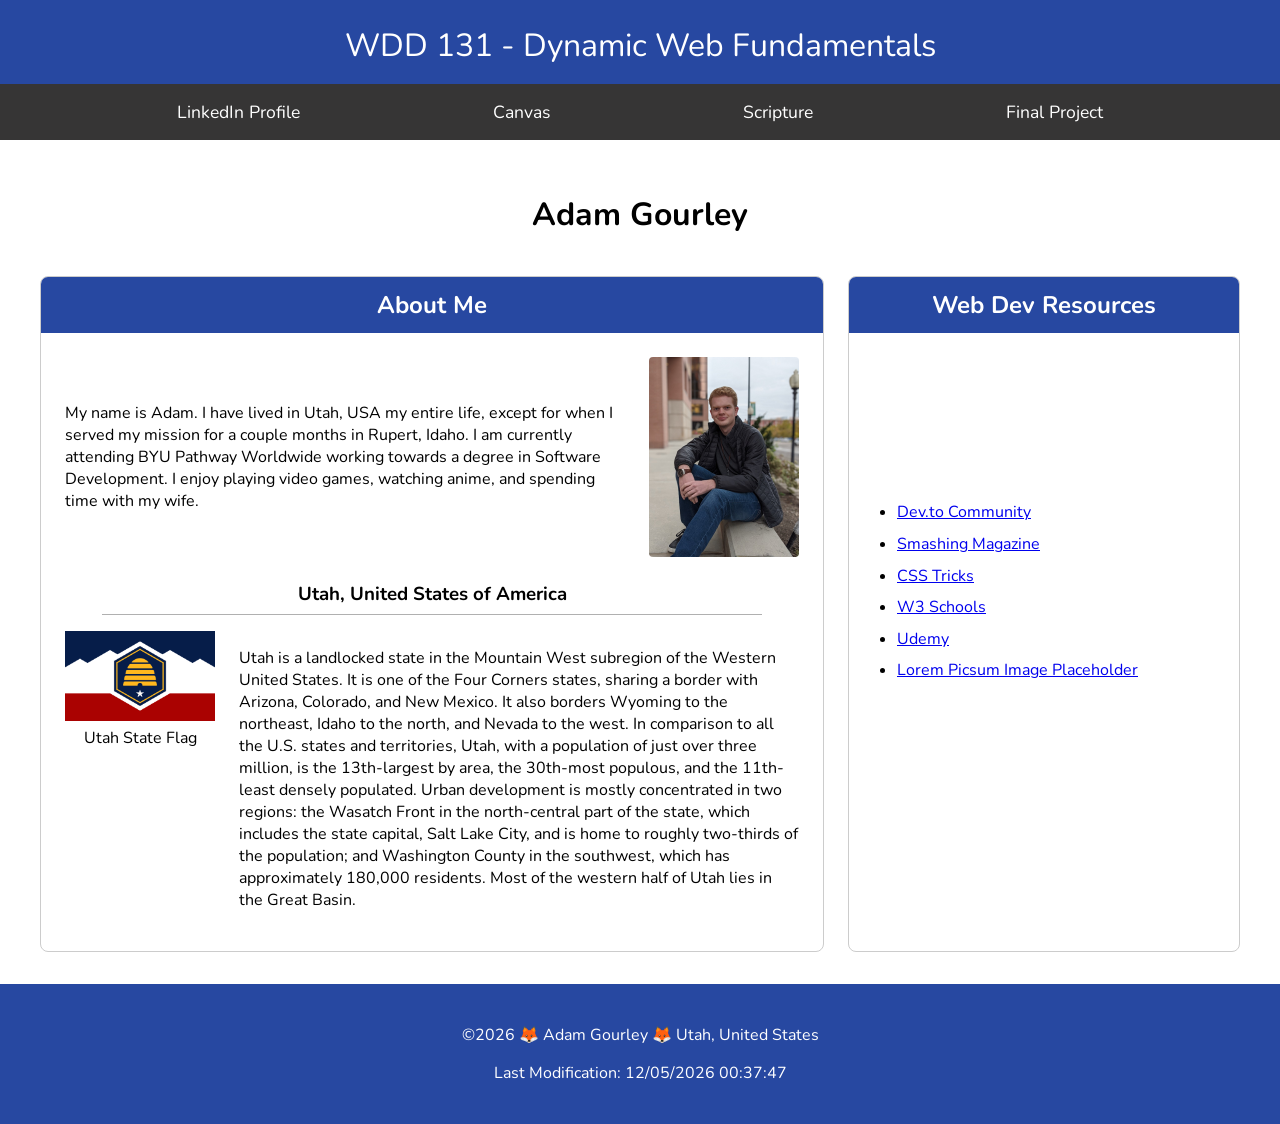
<file: index.html>
<!DOCTYPE html>
<html lang="en">
<head>
    <meta charset="UTF-8">
    <meta name="viewport" content="width=device-width, initial-scale=1.0">
    <title>WDD 131 - Dynamic Web Fundamentals - Adam Gourley</title>
    <meta name="description" content="WDD 131 - Dynamic Web Fundamentals | Adam Gourley | ">
    <meta name="author" content="Adam Gourley">
    <link rel="stylesheet" href="styles/base.css">
    <link rel="preconnect" href="https://fonts.googleapis.com">
    <link rel="preconnect" href="https://fonts.gstatic.com" crossorigin>
    <link href="https://fonts.googleapis.com/css2?family=Nunito:ital,wght@0,200..1000;1,200..1000&display=swap" rel="stylesheet">
    <script src="scripts/getdates.js" defer></script>
</head>
<body>
    <header>
        <span id="course-title">WDD 131 - Dynamic Web Fundamentals</span>
        <nav>
            <a href="https://www.linkedin.com/in/agourley1208/">LinkedIn Profile</a>
            <a href="https://byupw.instructure.com/">Canvas</a>
            <a href="https://www.churchofjesuschrist.org/study/scriptures/bofm/alma/37?lang=eng">Scripture</a>
            <a href="#">Final Project</a>
        </nav>
    </header>
    <main>
        <h1 class="main-title">Adam Gourley</h1>
        <section class="card">
            <h2>About Me</h2>
            <div class="intro-container">
                <p>My name is Adam. I have lived in Utah, USA my entire life, except for when I 
                served my mission for a couple months in Rupert, Idaho. I am currently attending BYU
                Pathway Worldwide working towards a degree in Software Development. I enjoy playing
                video games, watching anime, and spending time with my wife.
                </p>
                <img src="images/profile.jpg" alt="Adam Gourley" width="150">
            </div>
            <h3>Utah, United States of America</h3>
            <div class="state-container">
                <figure>
                <img src="images/utah-flag.jpg" alt="Utah flag" width="150">
                <figcaption>Utah State Flag</figcaption>
                </figure>
                <p>
                    Utah is a landlocked state in the Mountain West subregion of the Western United 
                    States. It is one of the Four Corners states, sharing a border with Arizona, Colorado, 
                    and New Mexico. It also borders Wyoming to the northeast, Idaho to the north, and Nevada 
                    to the west. In comparison to all the U.S. states and territories, Utah, with a population 
                    of just over three million, is the 13th-largest by area, the 30th-most populous, and the 
                    11th-least densely populated. Urban development is mostly concentrated in two regions: 
                    the Wasatch Front in the north-central part of the state, which includes the state capital, 
                    Salt Lake City, and is home to roughly two-thirds of the population; and Washington County 
                    in the southwest, which has approximately 180,000 residents. Most of the western half 
                    of Utah lies in the Great Basin.
                </p>
            </div>
        </section>
        <section class="card">
            <h2>Web Dev Resources</h2>
            <ul>
                <li><a href="https://dev.to/">Dev.to Community</a></li>
                <li><a href="https://www.smashingmagazine.com/">Smashing Magazine</a></li>
                <li><a href="https://css-tricks.com/">CSS Tricks</a></li>
                <li><a href="https://www.w3schools.com/">W3 Schools</a></li>
                <li><a href="https://www.udemy.com/">Udemy</a></li>
                <li><a href="https://picsum.photos/">Lorem Picsum Image Placeholder</a></li>
            </ul>
        </section>
    </main>
    <footer>
        <p>&copy;<span id="currentyear"></span> 🦊 Adam Gourley 🦊 Utah, United States</p>
        <p>Last Modification: <span id="lastmodified"></span></p>
    </footer>
</body>
</html>
</file>
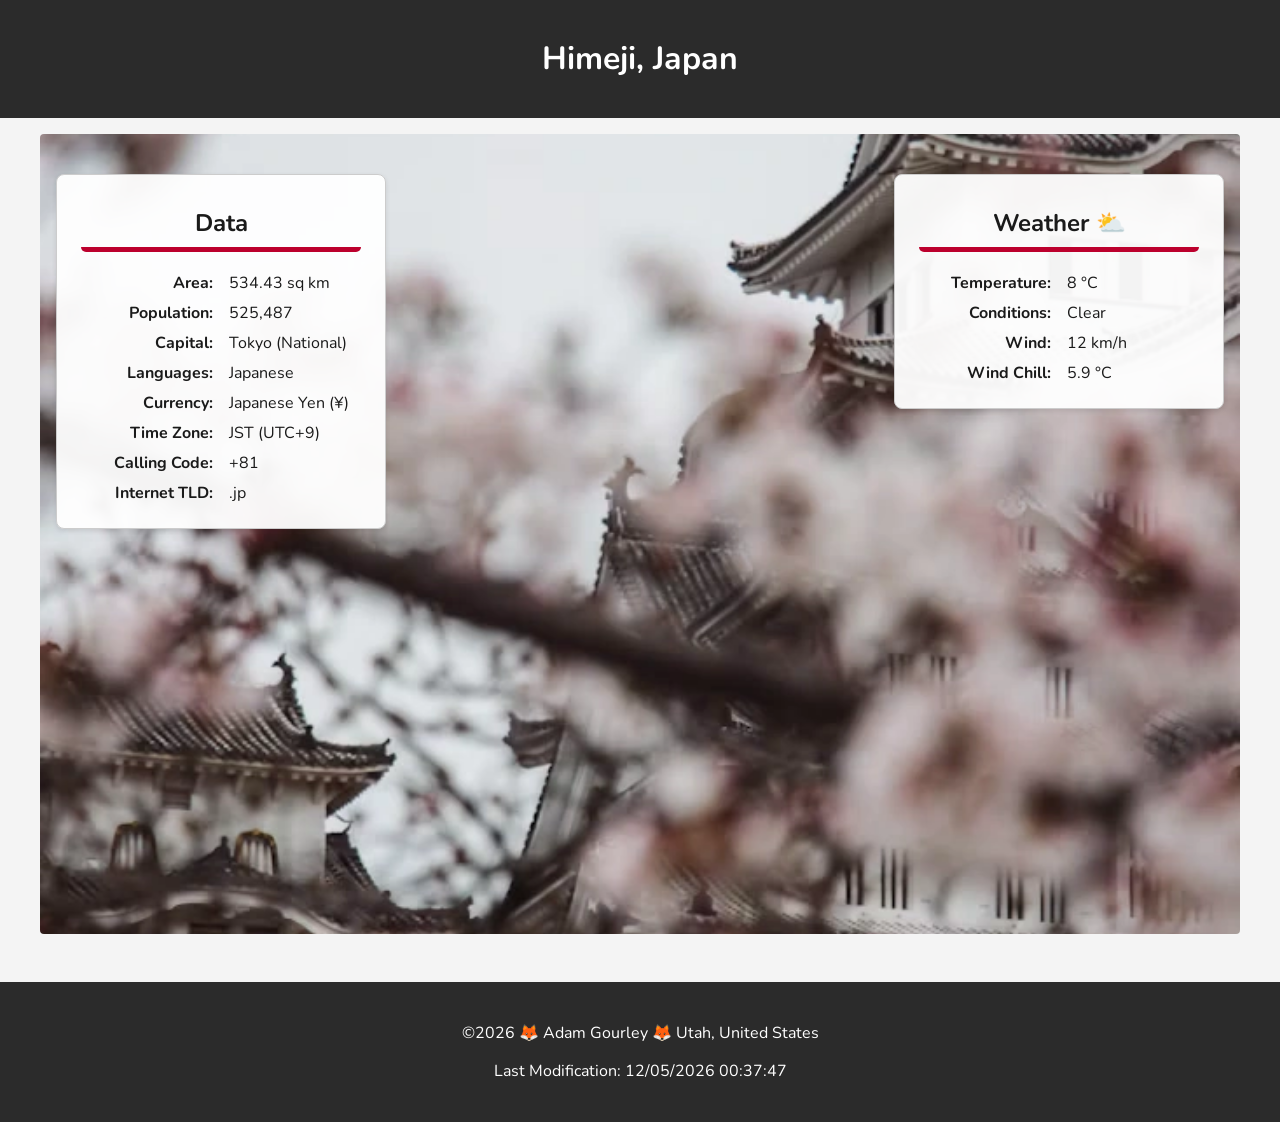
<file: place.html>
<!DOCTYPE html>
<html lang="en">
<head>
    <meta charset="UTF-8">
    <meta name="viewport" content="width=device-width, initial-scale=1.0">
    <title>Himeji, Japan</title>
    <meta name="description" content="Country Page featuring Himeji, Japan - data, geography, and current weather overview.">
    <meta name="author" content="Adam Gourley">
    <link rel="stylesheet" href="styles/place.css">
    <link rel="preconnect" href="https://fonts.googleapis.com">
    <link rel="preconnect" href="https://fonts.gstatic.com" crossorigin>
    <link href="https://fonts.googleapis.com/css2?family=Nunito:ital,wght@0,200..1000;1,200..1000&display=swap" rel="stylesheet">
    <link rel="stylesheet" href="styles/place-large.css">
    <script src="scripts/place.js" defer></script>
</head>
<body>
    <header>
        <h1>Himeji, Japan</h1>
    </header>
    <main>
        <div class="hero">
            <picture>
                <source srcset="images/himeji-large.webp" media="(min-width: 768px)">
                <img src="images/himeji-small.webp" alt="Himeji Castle view with cherry blossoms" width="500" height="750">
            </picture>
        </div>
        <section class="data-card">
            <h2>Data</h2>
            <dl class="info-grid">
                <dt>Area:</dt>
                <dd>534.43 sq km</dd>
                <dt>Population:</dt>
                <dd>525,487</dd>
                <dt>Capital:</dt>
                <dd>Tokyo (National)</dd>
                <dt>Languages:</dt>
                <dd>Japanese</dd>
                <dt>Currency:</dt>
                <dd>Japanese Yen (¥)</dd>
                <dt>Time Zone:</dt>
                <dd>JST (UTC+9)</dd>
                <dt>Calling Code:</dt>
                <dd>+81</dd>
                <dt>Internet TLD:</dt>
                <dd>.jp</dd>
            </dl>
        </section>
        <section class="weather-card">
            <h2>Weather</h2>
            <img src="images/weather-icon.svg" alt="A weather icon with a sun covered by some clouds" class="weather-icon">
            <dl class="info-grid">
                <dt>Temperature:</dt>
                <dd><span id="temp">8</span> &deg;C</dd>
                <dt>Conditions:</dt>
                <dd>Clear</dd>
                <dt>Wind:</dt>
                <dd><span id="wind">12</span> km/h</dd>
                <dt>Wind Chill:</dt>
                <dd><span id="windchill"></span></dd>
            </dl>
        </section>
    </main>
    <footer>
        <p>&copy;<span id="currentyear"></span> 🦊 Adam Gourley 🦊 Utah, United States</p>
        <p>Last Modification: <span id="lastmodified"></span></p>
    </footer>
</body>
</html>
</file>
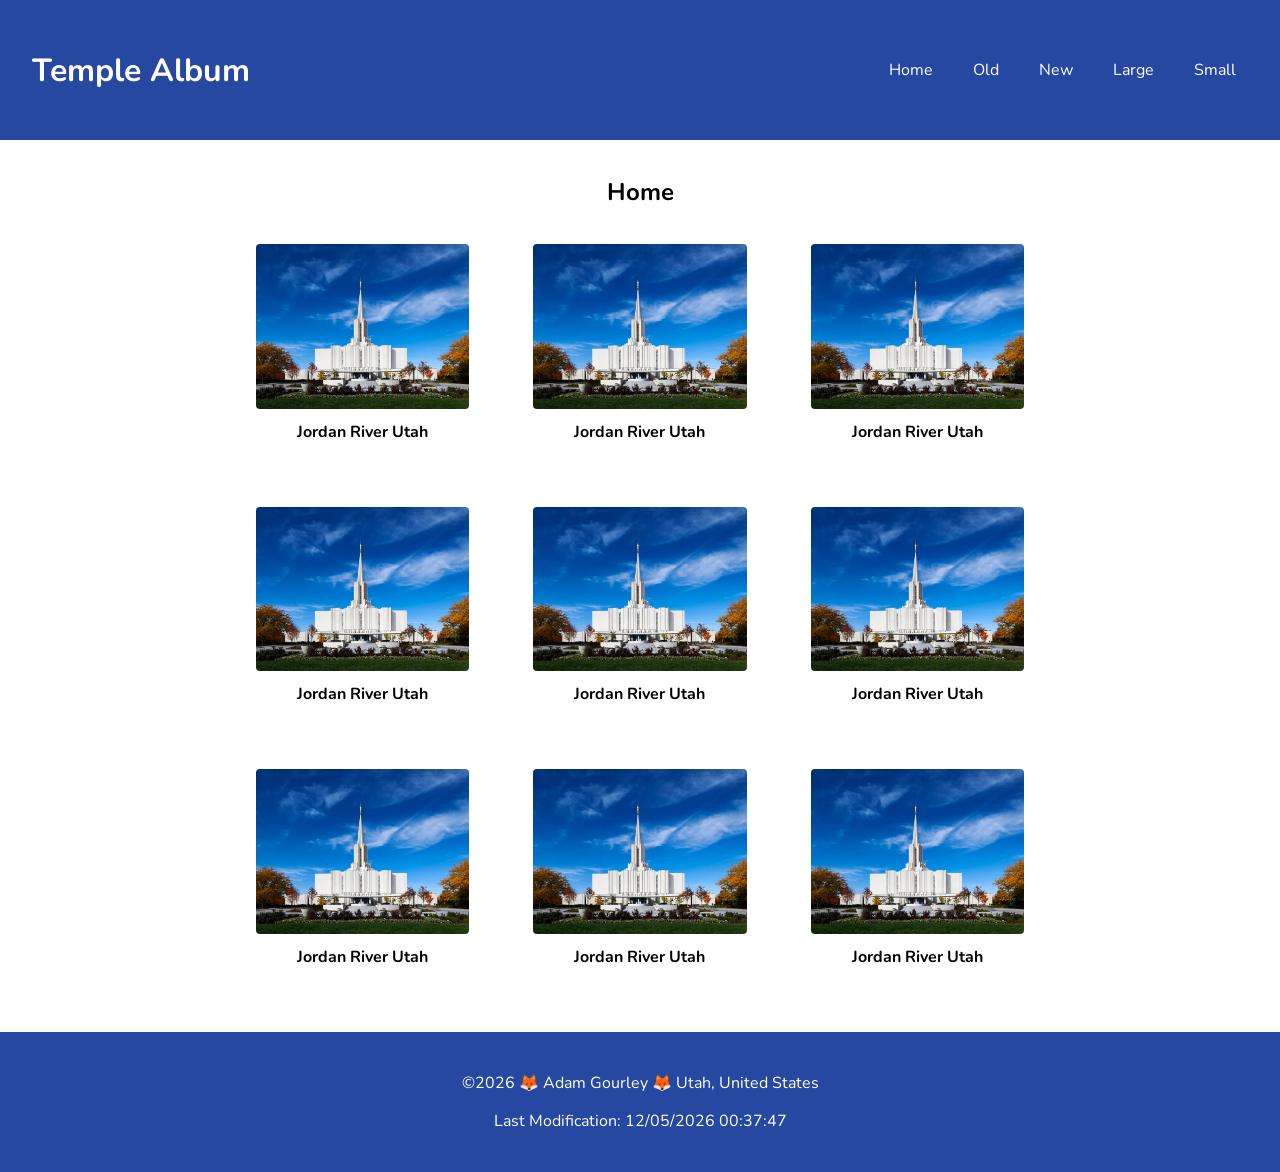
<file: temples.html>
<!DOCTYPE html>
<html lang="en">
<head>
    <meta charset="UTF-8">
    <meta name="viewport" content="width=device-width, initial-scale=1.0">
    <title>WDD 131 - Picture Album</title>
    <meta name="description" content="WDD 131 - Dynamic Web Fundamentals | Adam Gourley | ">
    <meta name="author" content="Adam Gourley">
    <link rel="stylesheet" href="styles/temples.css">
    <link rel="stylesheet" href="styles/temples-large.css">
    <link rel="preconnect" href="https://fonts.googleapis.com">
    <link rel="preconnect" href="https://fonts.gstatic.com" crossorigin>
    <link href="https://fonts.googleapis.com/css2?family=Nunito:ital,wght@0,200..1000;1,200..1000&display=swap" rel="stylesheet">
    <script src="scripts/temples.js" defer></script>
</head>
<body>
    <header>
        <h1>Temple Album</h1>
        <a id="menu" href="#">☰</a>
        <nav class="navigation">
            <a href="#">Home</a>
            <a href="#">Old</a>
            <a href="#">New</a>
            <a href="#">Large</a>
            <a href="#">Small</a>
        </nav>
    </header>
    <main>
        <h2>Home</h2>
        <div class="gallery">        
            <figure>
                <img src="images/jordan-river.jpg" alt="Jordan River Temple" width="300">
                <figcaption>Jordan River Utah</figcaption>
            </figure>
            <figure>
                <img src="images/jordan-river.jpg" alt="Jordan River Temple" width="300">
                <figcaption>Jordan River Utah</figcaption>
            </figure>
            <figure>
                <img src="images/jordan-river.jpg" alt="Jordan River Temple" width="300">
                <figcaption>Jordan River Utah</figcaption>
            </figure>
            <figure>
                <img src="images/jordan-river.jpg" alt="Jordan River Temple" width="300">
                <figcaption>Jordan River Utah</figcaption>
            </figure>
            <figure>
                <img src="images/jordan-river.jpg" alt="Jordan River Temple" width="300">
                <figcaption>Jordan River Utah</figcaption>
            </figure>
            <figure>
                <img src="images/jordan-river.jpg" alt="Jordan River Temple" width="300">
                <figcaption>Jordan River Utah</figcaption>
            </figure>
            <figure>
                <img src="images/jordan-river.jpg" alt="Jordan River Temple" width="300">
                <figcaption>Jordan River Utah</figcaption>
            </figure>
            <figure>
                <img src="images/jordan-river.jpg" alt="Jordan River Temple" width="300">
                <figcaption>Jordan River Utah</figcaption>
            </figure>
            <figure>
                <img src="images/jordan-river.jpg" alt="Jordan River Temple" width="300">
                <figcaption>Jordan River Utah</figcaption>
            </figure>
        </div>    
    </main>
    <footer>
        <p>&copy;<span id="currentyear"></span> 🦊 Adam Gourley 🦊 Utah, United States</p>
        <p>Last Modification: <span id="lastmodified"></span></p>
    </footer>
</body>
</html>
</file>
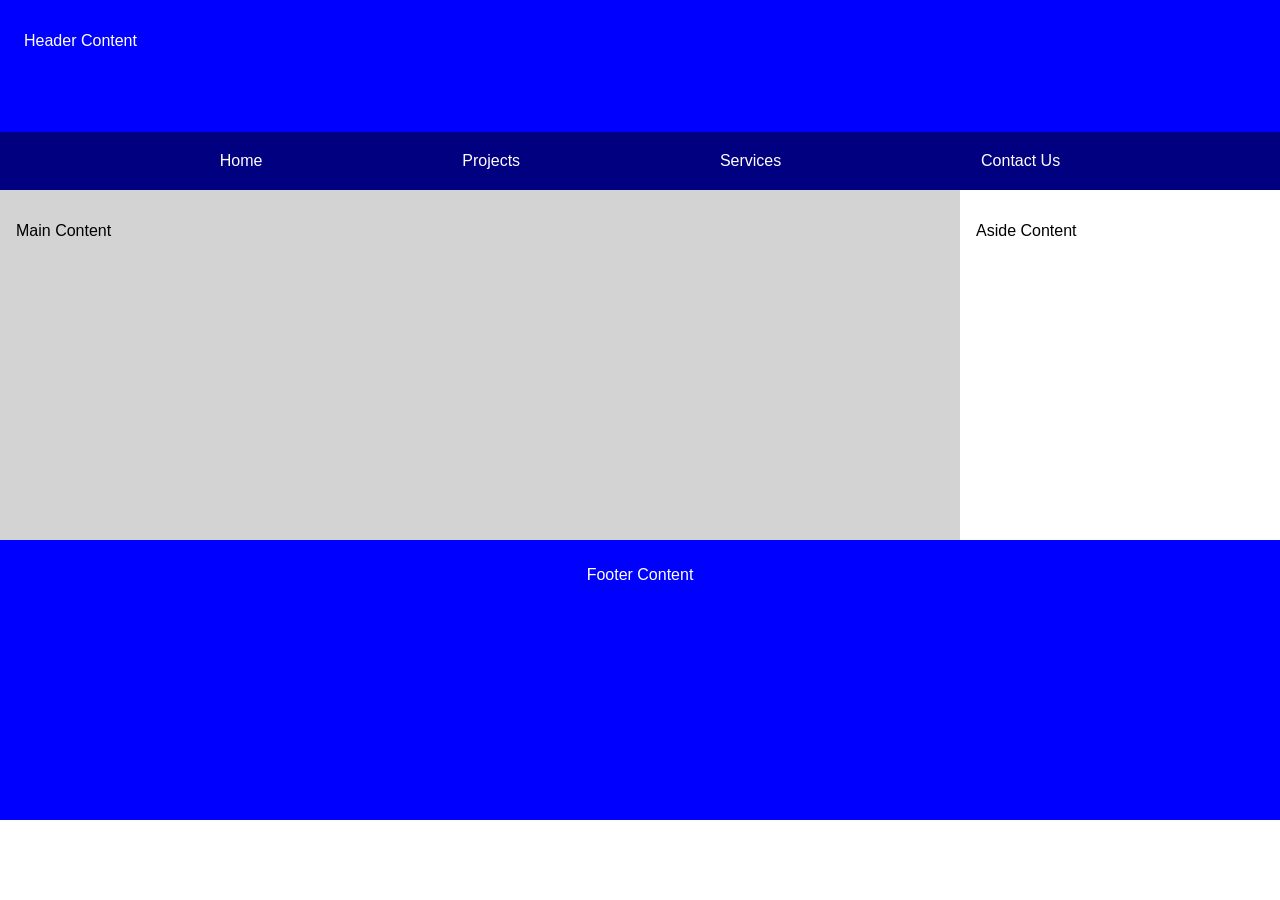
<file: week01/basic-layout.html>
<!DOCTYPE html>
<html lang="en">
<head>
    <meta charset="UTF-8">
    <meta name="viewport" content="width=device-width, initial-scale=1.0">
    <title>Adam Gourley WDD131</title>
    <link rel="stylesheet" href="styles/layout.css">
</head>
<body>
    <header>
        <p>Header Content</p>
        <nav>
            <a href="#">Home</a>
            <a href="#">Projects</a>
            <a href="#">Services</a>
            <a href="#">Contact Us</a>
        </nav>
    </header>
    <main>
        <section class="main-content">
            <p>Main Content</p>
        </section>
        <section class="aside-content">
            <p>Aside Content</p>
        </section>
    </main>
    <footer>
        <p>Footer Content</p>
    </footer>
</body>
</html>
</file>
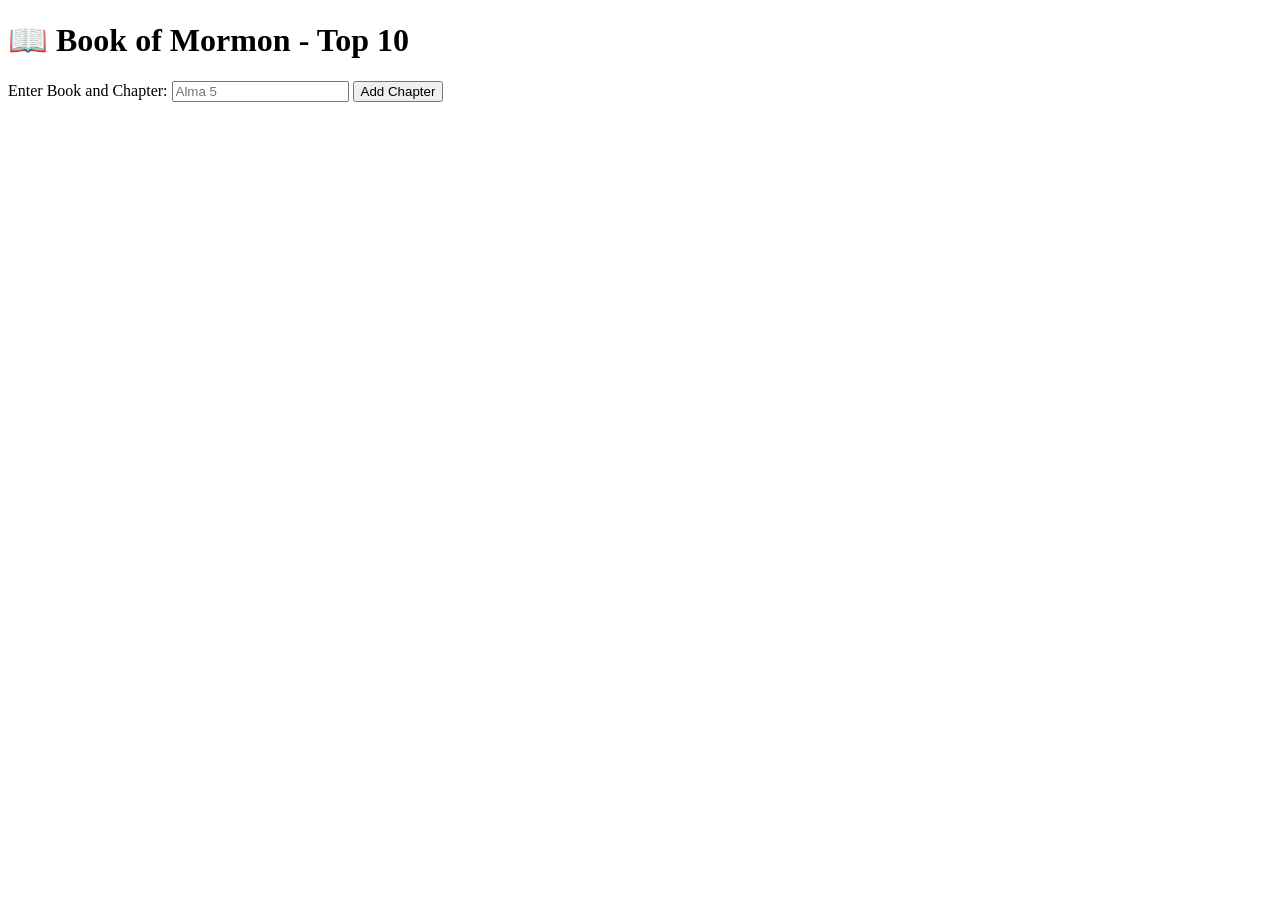
<file: week02/bom.html>
<!DOCTYPE html>
<html lang="en">
<head>
    <meta charset="UTF-8">
    <meta name="viewport" content="width=device-width, initial-scale=1.0">
    <title>WDD 131 - Week 02 Learning Activity</title>
</head>
<body>
    <h1>📖 Book of Mormon - Top 10</h1>
<main>
	<label for="favchap">Enter Book and Chapter: </label>
	<input type="text" id="favchap" placeholder="Alma 5">
	<button type="submit">Add Chapter</button>
	<ul id="list"></ul>
</main>
</body>
</html>
</file>
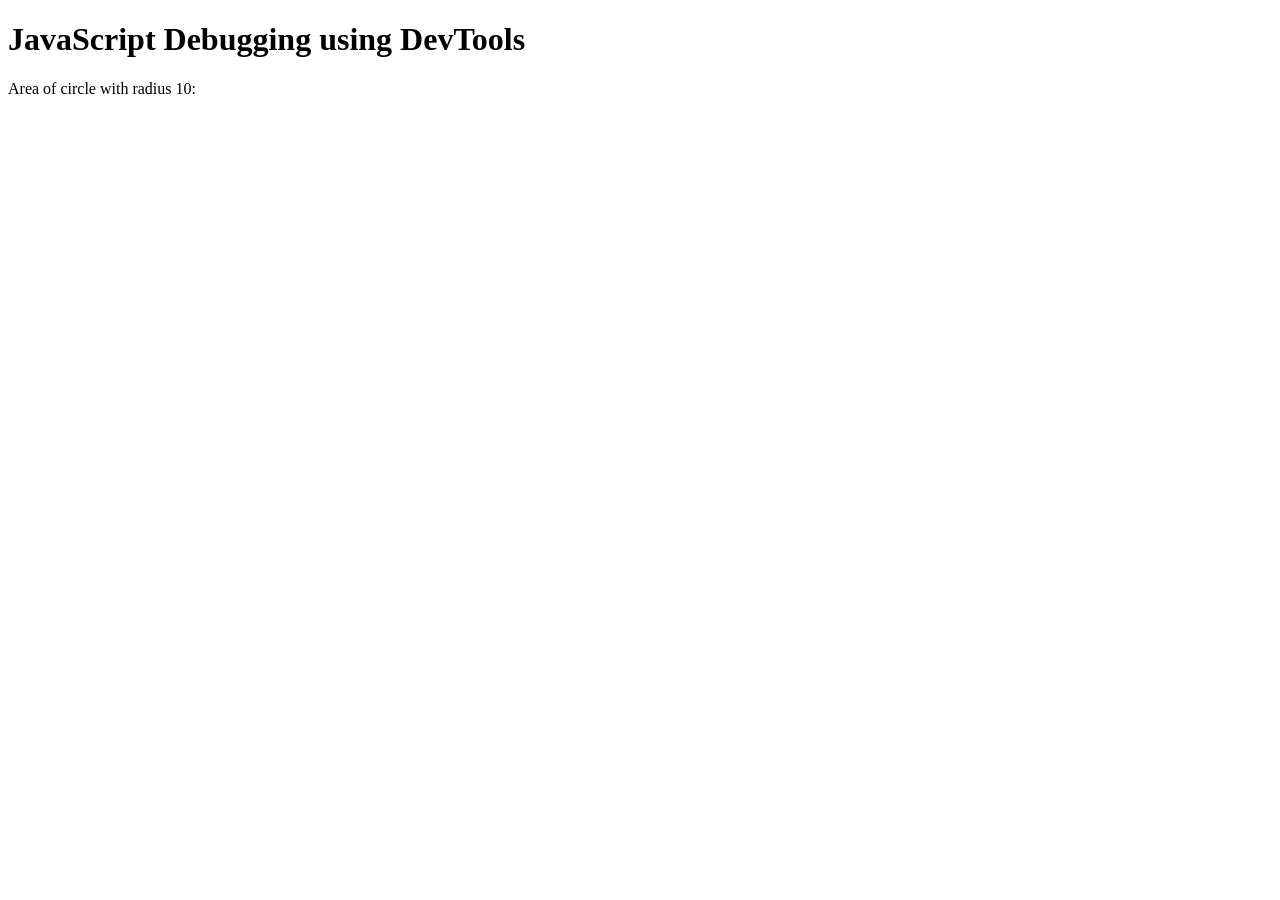
<file: week02/debugging.html>
<!DOCTYPE html>
<html lang="en">
<head>
    <meta charset="UTF-8">
    <meta name="viewport" content="width=device-width, initial-scale=1.0">
    <title>Document</title>
    <script src="scripts/debugging.js" defer></script>
</head>
<body>
    <h1>JavaScript Debugging using DevTools</h1>
    <p>Area of circle with radius <span id="radius"></span>: <span id="area"></span></p>
</body>
</html>
</file>
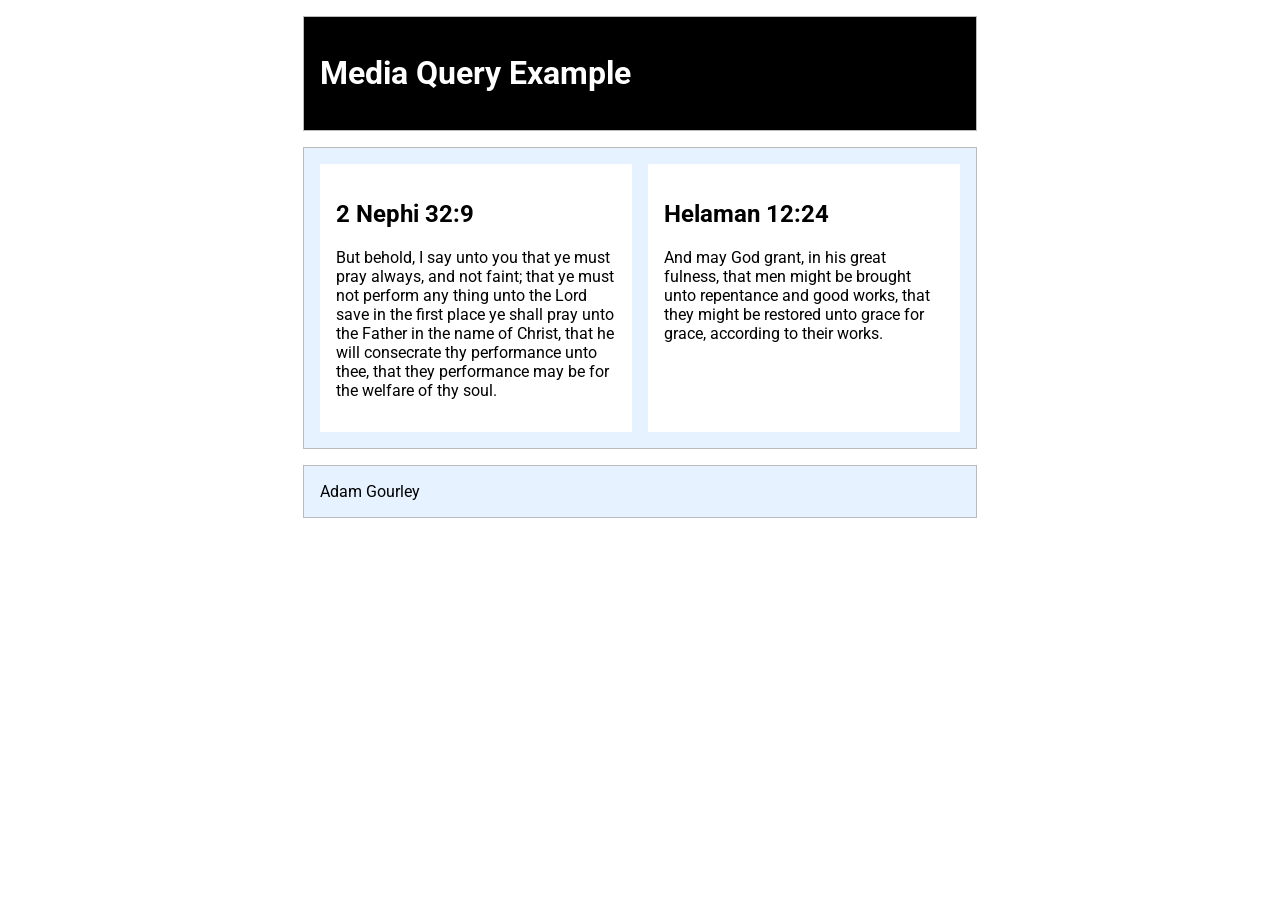
<file: week02/media-query.html>
<!DOCTYPE html>
<html lang="en">
<head>
    <meta charset="UTF-8">
    <meta name="viewport" content="width=device-width, initial-scale=1.0">
    <title>WDD 131 - Media Query Example</title>
    <meta name="description" content="Media query learning activity example page.">
    <meta name="author" content="Adam Gourley">
    <link rel="preconnect" href="https://fonts.googleapis.com">
    <link rel="preconnect" href="https://fonts.gstatic.com" crossorigin>
    <link href="https://fonts.googleapis.com/css2?family=Roboto&display=swap" rel="stylesheet">
    <link rel="stylesheet" href="styles/media-query.css">
    <link rel="stylesheet" href="styles/media-query-large.css">
</head>
<body>
    <header>
        <h1>Media Query Example</h1>
    </header>
    <main>
        <section>
            <h2>2 Nephi 32:9</h2>
            <p>But behold, I say unto you that ye must pray always, and not faint; that ye must not perform any thing unto the Lord save in the first place ye shall pray unto the Father in the name of Christ, that he will consecrate thy performance unto thee, that they performance may be for the welfare of thy soul.</p>
        </section>
        <section>
            <h2>Helaman 12:24</h2>
            <p>And may God grant, in his great fulness, that men might be brought unto repentance and good works, that they might be restored unto grace for grace, according to their works.</p>
        </section>
    </main>
    <footer>
        Adam Gourley
    </footer>
</body>
</html>
</file>
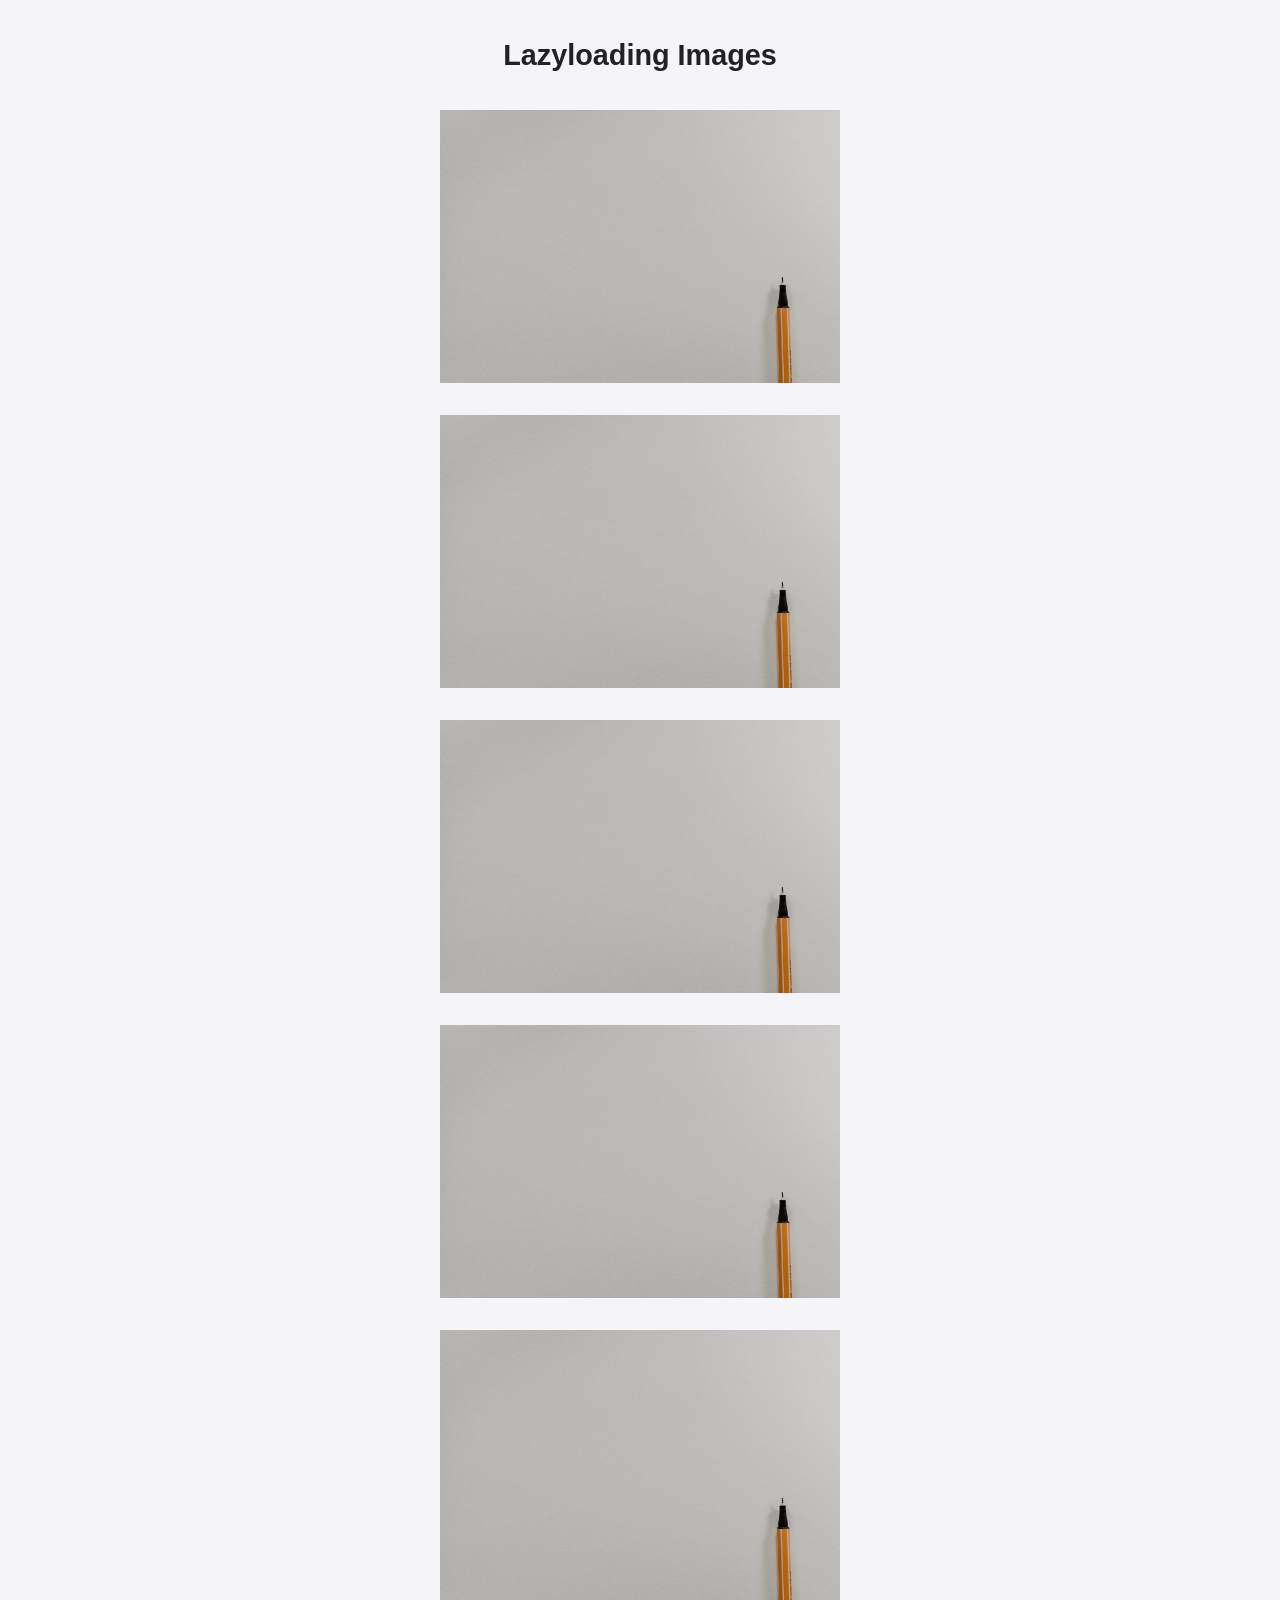
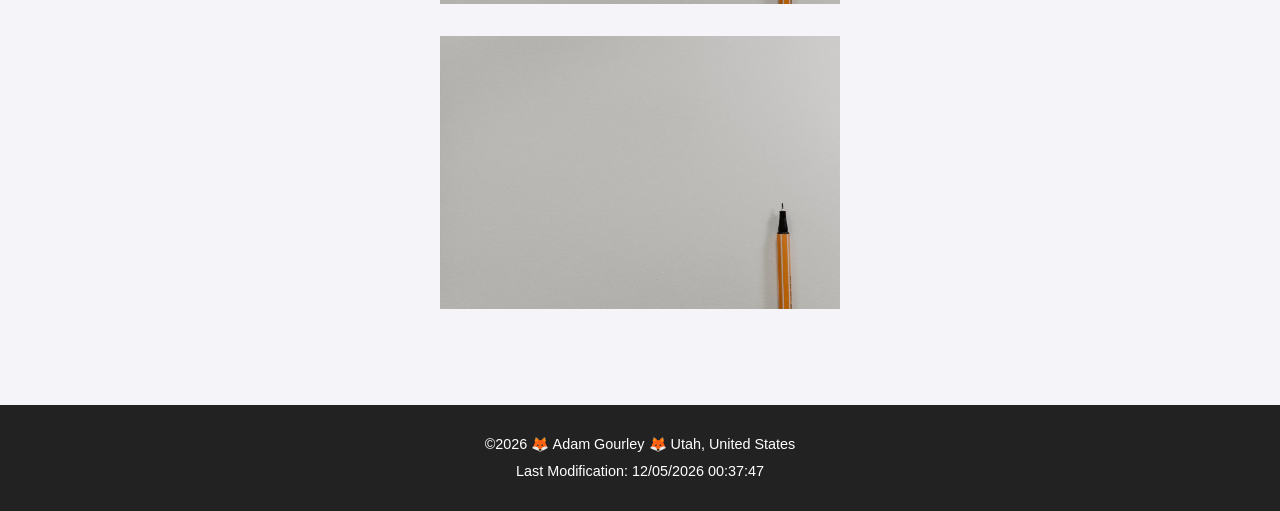
<file: week04/lazyload.html>
<!DOCTYPE html>
<html lang="en">
<head>
    <meta charset="UTF-8">
    <meta name="viewport" content="width=device-width, initial-scale=1.0">
    <title>Lazyloading Images</title>
    <meta name="description" content="WDD 131 - Dynamic Web Fundamentals | Adam Gourley | ">
    <meta name="author" content="Adam Gourley">
    <link rel="stylesheet" href="styles/lazyload.css">
    <script src="scripts/lazyload.js" defer></script>
</head>
<body>
    <main>
        <h1>Lazyloading Images</h1>
        <img src="images/placeholder.jpg" alt="Pen with a white background" loading="lazy">
        <img src="images/placeholder.jpg" alt="Pen with a white background" loading="lazy">
        <img src="images/placeholder.jpg" alt="Pen with a white background" loading="lazy">
        <img src="images/placeholder.jpg" alt="Pen with a white background" loading="lazy">
        <img src="images/placeholder.jpg" alt="Pen with a white background" loading="lazy">
        <img src="images/placeholder.jpg" alt="Pen with a white background" loading="lazy">
    </main>
    <footer>
        <p>&copy;<span id="currentyear"></span> 🦊 Adam Gourley 🦊 Utah, United States</p>
        <p>Last Modification: <span id="lastmodified"></span></p>
    </footer>
</body>
</html>
</file>
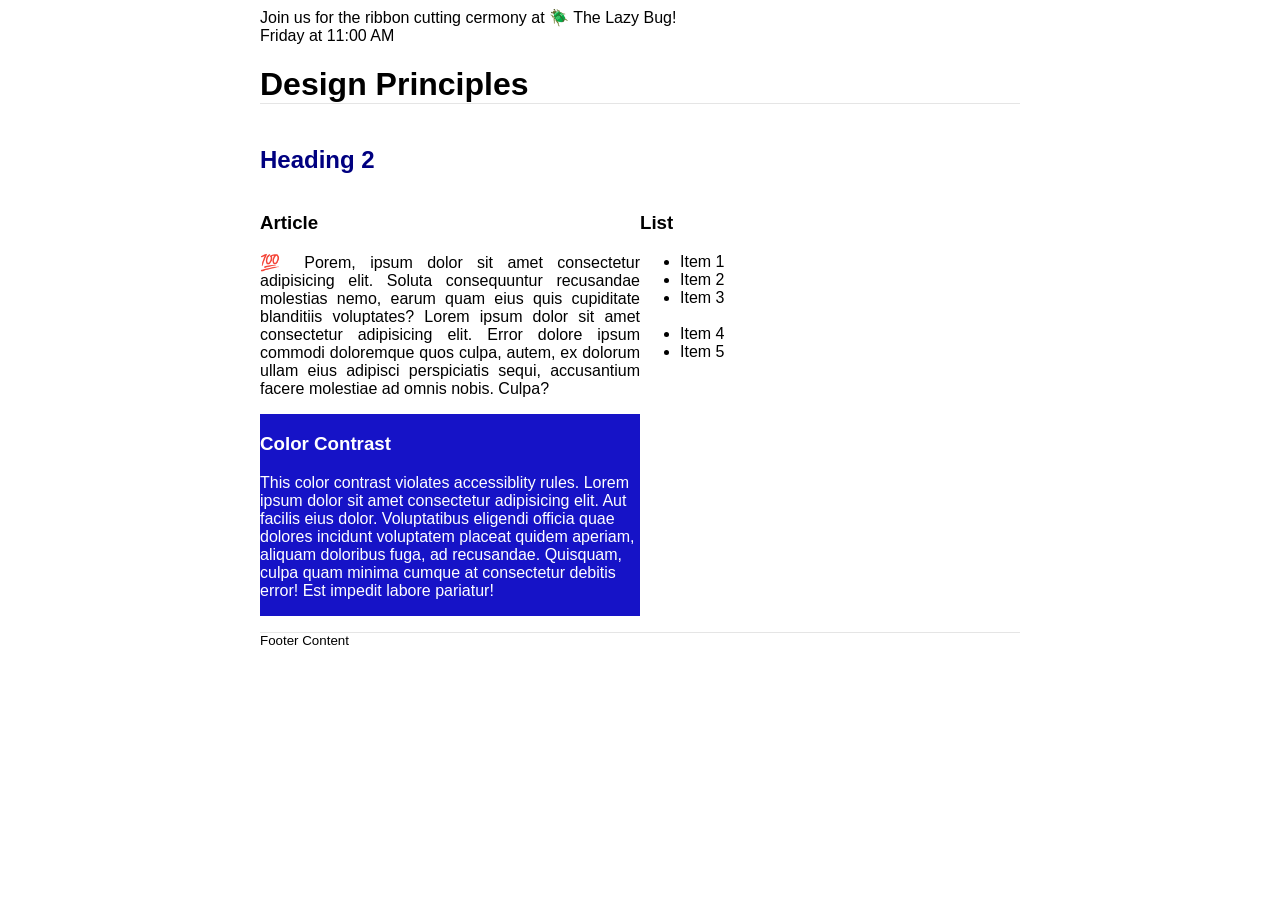
<file: week02/Week03/design.html>
<!DOCTYPE html>
<html lang="en">
<head>
    <meta charset="UTF-8">
    <meta name="viewport" content="width=device-width, initial-scale=1.0">
    <title>Design Principles</title>
    <meta name="description" content="WDD 131 - Dynamic Web Fundamentals | Adam Gourley | ">
    <meta name="author" content="Adam Gourley">
    <link rel="stylesheet" href="styles/design.css">
</head>
<body>
    <header>
	<div class="banner">Join us for the ribbon cutting cermony at 🪲 The Lazy Bug!<br>Friday at 11:00 AM</div>
	<h1>Design Principles</h1>
</header>
<main>
	<h2>Heading 2</h2>
	<section>
		<h3>Article</h3>
		<article>
			<p>💯 Porem, ipsum dolor sit amet consectetur adipisicing elit. Soluta consequuntur recusandae molestias nemo, earum quam eius quis cupiditate blanditiis voluptates? Lorem ipsum dolor sit amet consectetur adipisicing elit. Error dolore ipsum commodi doloremque quos culpa, autem, ex dolorum ullam eius adipisci perspiciatis sequi, accusantium facere molestiae ad omnis nobis. Culpa?</p>
		</article>
	</section>
	<section>
		<h3>List</h3>
		<ul>
			<li>Item 1</li>
			<li>Item 2</li>
			<li>Item 3<br><br></li>
			<li>Item 4</li>
			<li>Item 5</li>
		</ul>
	</section>
	<div class="callout">
		<h3>Color Contrast</h3>
		<p>This color contrast violates accessiblity rules. Lorem ipsum dolor sit amet consectetur adipisicing elit. Aut facilis eius dolor. Voluptatibus eligendi officia quae dolores incidunt voluptatem placeat quidem aperiam, aliquam doloribus fuga, ad recusandae. Quisquam, culpa quam minima cumque at consectetur debitis error! Est impedit labore pariatur!</p>
	</div>
</main>
<footer>
	Footer Content
</footer>
</body>
</html>
</file>
<file: styles/base.css>
:root {
    --primary-blue: rgb(39, 72, 161);
    --dark-gray: rgb(54, 53, 53);
    --text-white: rgb(255, 255, 255);
    --font-main: 'Nunito', sans-serif;
}

body {
    margin: 0;
    font-family: var(--font-main);
}

header {
    background-color: var(--primary-blue);
    color: var(--text-white);
    display: block;
    position: relative;
    min-height: 140px;
    width: 100%;
    text-align: center;
}

#course-title {
    display: inline-block;
    font-size: 2rem;
    font-weight: normal;
    margin: 0;
    padding-top: 1.5rem;
}

nav {
    position: absolute;
    bottom: 0;
    left: 0;
    width: 100%;
    display: flex;
    justify-content: space-evenly;
    align-items: center;
    background-color: var(--dark-gray);
    padding: 0.75rem 0;
}

nav li {
    list-style: none;
}

nav a {
    color: var(--text-white);
    text-decoration: none;
    font-size: 1.1rem;
    padding: 0.25rem 1rem;
    transition: background-color 0.3s ease, color 0.3s ease;
}

nav a:hover {
    background-color: var(--primary-blue);
    color: var(--text-white);
}

main {
    max-width: 1200px;
    margin: 2rem auto;
    padding: 0 1rem;
    display: grid;
    grid-template-columns: 2fr 1fr;
    gap: 1.5rem;
}

.main-title {
    grid-column: 1 / -1;
    text-align: center;
    margin-bottom: 1rem;
}

.card-grid {
    display: grid;
    grid-template-columns: repeat(auto-fit, minmax(280px, 1fr));
    gap: 1.5rem;
    margin-top: 1.5rem;
}

.card {
    border: 1px solid rgb(204, 204, 204);
    border-radius: 8px;
    background-color: rgb(255, 255, 255);
    overflow: hidden;
    padding: 0 1.5rem 1.5rem 1.5rem;
}

.card h2 {
    background-color: var(--primary-blue);
    color: var(--text-white);
    padding: 0.75rem 1rem;
    margin: 0 -1.5rem 1.5rem -1.5rem;
    text-align: center;
}

.card h3 {
    text-align: center;
    border-bottom: 1px solid rgb(176, 176, 176);
    padding-bottom: 0.4rem;
    margin: 1.5rem auto 1rem auto;
    width: 90%;
}

.card ul {
    
    padding-left: 1.5rem;
    padding-top: 9rem;
}

.card li {
    margin-bottom: 0.6rem;
}

.card li a {
    text-decoration: underline;
}

.card li a:hover {
    color: #002266;
}

.intro-container {
    display: flex;
    align-items: center;
    gap: 1.5rem;
    margin-bottom: 1.5rem;
}

.intro-container img {
    border-radius: 4px;
    flex-shrink: 0;
}

.state-container {
    display: flex;
    align-items: flex-start;
    gap: 1.5rem;
    margin-top: 1rem;
}

.state-container figure {
    margin: 0;
    flex-shrink: 0;
    text-align: center;
}

footer {
    background-color: var(--primary-blue);
    color: var(--text-white);
    text-align: center;
    padding: 1.5rem 0;
    margin-top: 2rem;
}

.state-container figcaption {
    text-align: center;
}
</file>
<file: styles/place.css>
:root {
    --primary-color: rgb(43, 43, 43); 
    --accent-color: rgb(188, 0, 45);  
    --card-bg: rgba(255, 255, 255, 0.95);
    --text-color: rgb(26, 26, 26);
}
body {
    margin: 0;
    font-family: 'Nunito', Arial, sans-serif;
    color: var(--text-color);
    background-color: rgb(244, 244, 244);
}

header {
    background-color: var(--primary-color);
    color: rgb(255, 255, 255);
    text-align: center;
    padding: 1rem;
}

main {
    max-width: 1200px;
    margin: 0 auto;
    padding: 1rem;
}

.hero img {
    width: 100%;
    height: auto;
    display: block;
    border-radius: 4px;
}

.data-card, .weather-card {
    background-color: var(--card-bg);
    border: 1px solid rgb(204, 204, 204);
    border-radius: 8px;
    padding: 1.5rem;
    margin: 1.5rem 0;
    box-shadow: 0 2px 5px rgba(0,0,0,0.1);
}

.data-card h2, .weather-card h2 {
    text-align: center;
    border-bottom: 5px solid var(--accent-color);
    border-radius: 5px;
    padding-top: 0.5rem;
    padding-bottom: 0.5rem;
    margin-top: 0;
}

.info-grid {
    display: grid;
    grid-template-columns: 1fr 1fr;
    gap: 0.5rem 1rem;
    margin: 0;
}

.info-grid dt {
    font-weight: bold;
    text-align: right;
}

.info-grid dd {
    margin: 0;
    text-align: left;
}

.weather-icon {
    display: block;
    margin: 0 auto 1rem auto;
    width: 50px;
    height: 50px;
}

footer {
    background-color: var(--primary-color);
    color: rgb(255, 255, 255);
    text-align: center;
    padding: 1.5rem 0;
    margin-top: 2rem;
}
</file>
<file: styles/place-large.css>
@media (min-width: 768px) {
    main {
        position: relative; 
    }

    .hero img {
        width: 100%;
        max-height: 800px;
        object-fit: cover;
    }

    .data-card {
        position: absolute;
        top: 2rem;
        left: 2rem;
        width: 280px;
    }

    .weather-card {
        position: absolute;
        top: 2rem;
        right: 2rem;
        width: 280px;
    }

    .weather-icon {
        display: none;
    }

    .weather-card h2::after {
        content: " ⛅";
    }
}
</file>
<file: styles/temples.css>
:root {
    --primary-blue: rgb(39, 72, 161);
    --dark-gray: rgb(54, 53, 53);
    --text-white: rgb(255, 255, 255);
    --font-main: 'Nunito', sans-serif;
}

body {
    margin: 0;
    font-family: var(--font-main);
}

header {
    background-color: var(--primary-blue);
    color: var(--text-white);
    display: block;
    position: relative;
    min-height: 140px;
    width: 100%;
    text-align: center;
    padding: 1rem 0;
}

#menu {
    font-size: 1.5rem;
    background: none;
    border: none;
    color: var(--text-white);
    cursor: pointer;
    position: absolute;
    top: 1rem;
    right: 1rem;
    display: block;
    text-decoration: none;
}

nav {
    display: none;
    flex-direction: column;
    text-align: center;
    margin-top: 1rem;

}

nav.open {
    display: flex;
}

nav a {
    padding: 0.75rem;
    display: block;
    text-decoration: none;
    color: var(--text-white);
}

nav a:hover {
    color: rgb(0, 0, 0);
}

main {
    max-width: 800px;
    margin: 0 auto;
    padding: 1rem;
}

main h2 {
    text-align: center;
}

.gallery {
    display: grid;
    grid-template-columns: 1fr;
    gap: 1.5rem;
}

figure {
    margin: 0;
    background-color: rgb(255, 255, 255);
    border-radius: 6px;
    padding: 1rem;
    text-align: center;
}

img {
    width: 100%;
    height: auto;
    display: block;
    border-radius: 4px;
}

figcaption {
    margin-top: 0.75rem;
    font-weight: bold;
}

footer {
    background-color: var(--primary-blue);
    color: var(--text-white);
    text-align: center;
    padding: 1.5rem 0;
    margin-top: 2rem;
}
</file>
<file: styles/temples-large.css>
@media screen and (min-width: 500px) {
    header {
        background-color: var(--primary-blue);
        color: var(--text-white);
        display: flex;
        justify-content: space-between;
        align-items: center;
        padding: 1rem 2rem;
        box-sizing: border-box;
        width: 100%;
    }

    #menu {
        display: none !important;
    }

    nav {
        background-color: var(--primary-blue);
        display: flex !important;
        flex-direction: row;
        gap: 1rem;
        margin-top: 0;
    }

    nav a {
        padding: 0.5rem 0.75rem;
        gap: 0.95rem;
    }

    .gallery {
        grid-template-columns: repeat(3, 1fr);
        gap: 2rem;
    }
}
</file>
<file: week01/styles/layout.css>
* {
    font-family: Arial, Helvetica, sans-serif;
    box-sizing: border-box;
}
body {
    display: grid;
    grid-template-columns: repeat(4, 1fr);
    margin: 0;
}

header {
    grid-column: 1 / -1;
    background-color: blue;
    display: flex;
    flex-direction: column;
    justify-content: space-between;
    height: 190px;
}

header p {
    color: white;
    padding: 1rem 1.5rem;    
}

nav {
    display: flex;
    justify-content: space-evenly;
    width: 100%;
    background-color: navy;
    padding: 20px;
    align-items: center;
}

nav a {
    color: white;
    text-decoration: none;
}

main {
    display: grid;
    grid-column: 1 / -1;
    grid-template-columns: 3fr 1fr;
}

main p {
    text-align: left;
}

.main-content {
    background-color: lightgray;
    padding: 1rem;
    min-height: 350px;
}

.aside-content {
    background-color: white;
    padding: 1rem;
    min-height: 350px;
}

footer {
    text-align: center;
    grid-column: 1 / -1;
    background-color: blue;
    padding: 10px;
    height: 280px;
}

footer p {
    color: white;
}
</file>
<file: week02/styles/media-query.css>
body {
    font-family: 'Roboto', sans-serif;
}

header, main, footer {
    max-width: 640px;
    margin: 1rem auto;
    border: 1px solid #bbb;
    padding: 1rem;
    background-color: #e6f2ff;
}

main {
    display: grid;
    grid-template-columns: 1fr;
    gap: 1rem;
}

section {
    padding: 1rem;
    background-color: #fff;
}
</file>
<file: week02/styles/media-query-large.css>
@media screen and (min-width: 500px) {
    header {
        background-color: black;
        color: white;
    }

    main {
        grid-template-columns: 1fr 1fr;
    }
}
</file>
<file: week04/styles/lazyload.css>
* {
    box-sizing: border-box;
    margin: 0;
    padding: 0;
}

body {
    font-family: Arial, Helvetica, sans-serif;
    background-color: #f4f4f9;
    color: #222;
    line-height: 1.6;
}

main {
    max-width: 600px;
    margin: 0 auto;
    padding: 2rem 1rem;
    text-align: center;
}

h1 {
    margin-bottom: 2rem;
    font-size: 1.8rem;
}

img {
    display: block;
    width: 400px;
    height: auto;
    margin: 0 auto 2rem auto;
    background-color: #000;
    animation: fadeFromBlack 2s ease-in-out forwards;
}

@keyframes fadeFromBlack {
    0% {
        opacity: 0;
    }
    100% {
        opacity: 1;
    }
}

footer {
    text-align: center;
    padding: 1.5rem;
    background-color: #222;
    color: #fff;
    margin-top: 2rem;
}

footer p {
    margin: 0.25rem 0;
    font-size: 0.9rem;
}
</file>
<file: week02/Week03/styles/design.css>
body {
	font-family: Roboto, helvetica, sans-serif;
}

header,
main,
footer {
	max-width: 760px;
	margin: 0 auto;
}

marquee {
	padding: 1rem;
	background-color: #eee;
}

h1 {
	border-bottom: 1px solid rgba(0, 0, 0, 0.1);
}

main {
	display: grid;
    grid-template-columns: 1fr 1fr;
}

h2 {
	color: navy;
	text-align: left;
    grid-column: -1 / 1;
}

article p {
	text-align: justify;
}

.callout {
	color: #ffffff;
	background-color: #1613c7;
}

footer {
	margin-top: 1rem;
	border-top: 1px solid rgba(0, 0, 0, 0.1);
	font-size: smaller;
	text-align: left;
}
</file>
